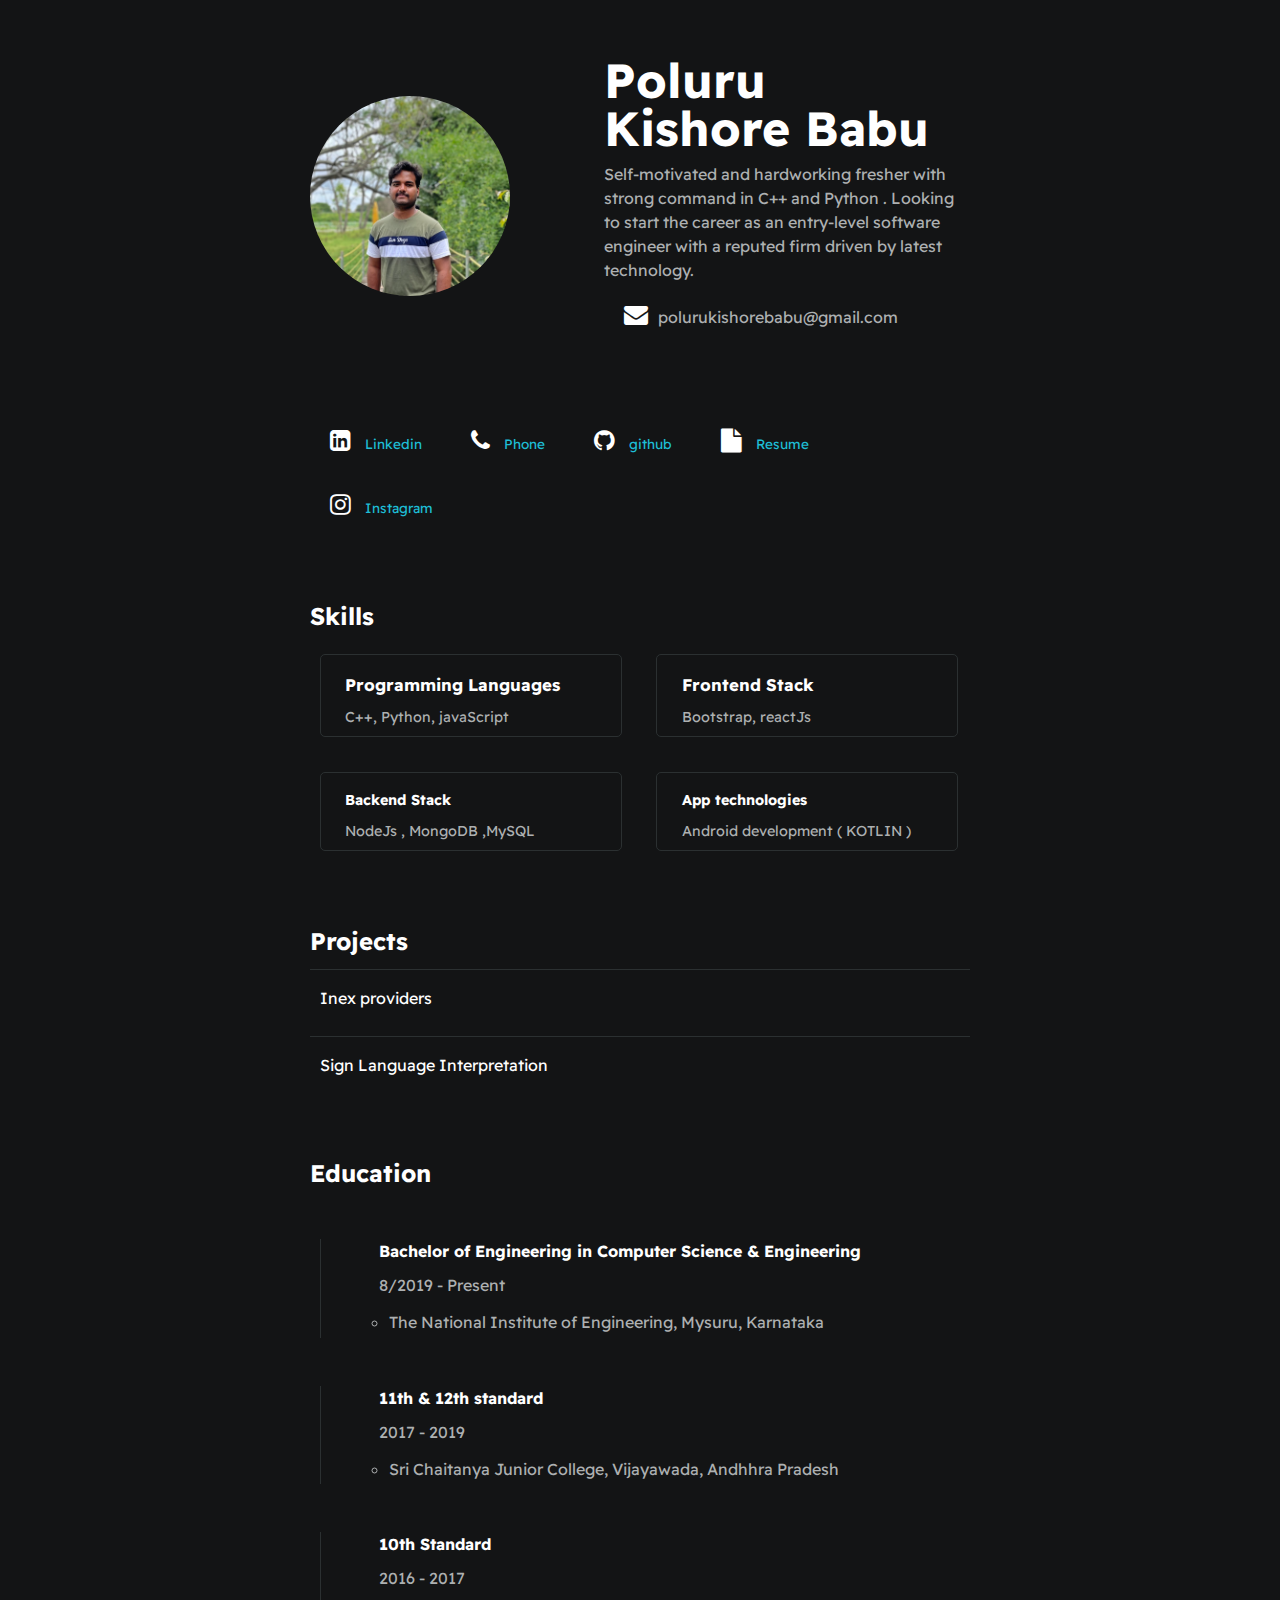
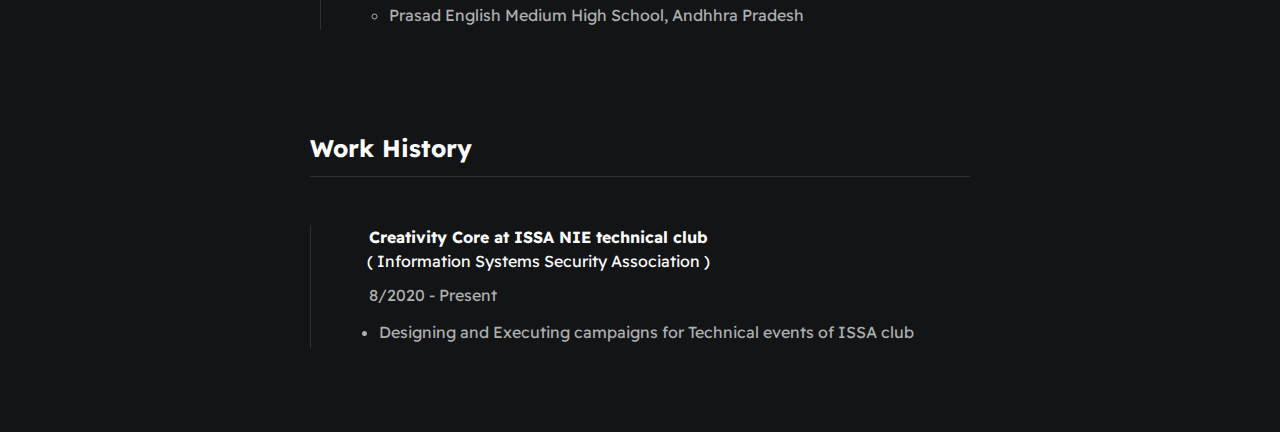
<file: index.html>
<!DOCTYPE html>
<html lang="en">

<head>
    <meta charset="UTF-8" />
    <meta http-equiv="X-UA-Compatible" content="IE=edge" />
    <meta name="viewport" content="width=device-width, initial-scale=1.0" />
    <title>Poluru Kishore Babu</title>
    <!-- CSS  -->
    <link rel="stylesheet" href="./styles/style.css" />
    <link rel="stylesheet" href="https://cdnjs.cloudflare.com/ajax/libs/font-awesome/4.7.0/css/font-awesome.min.css">
</head>

<body>
    <div id="container--main">
        <section id="wrapper--hero" class="section--page">
            <img src="./assets/images/Poluru Kishore Babu ( SIEMENS HEALTHINEERS).jpeg" alt="Profile image"
                id="profile-pic" />

            <div class="">
                <h1 id="user-name">Poluru Kishore Babu</h1>
                <p class="bio">Self-motivated and hardworking  fresher with strong command in C++ and Python . Looking to start the
                    career as an entry-level software engineer with a reputed firm driven by latest technology.
                </p>
                <p>
                    <span><i class="fa fa-envelope" style="font-size:24px"></i>polurukishorebabu@gmail.com</span>
                </p>
            </div>
        </section>

        <section class="section--page">
            <div id="social--links">
                <a href="https://www.linkedin.com/in/poluru-kishore-babu-18753a212" target="_blank">
                    <i class="fa fa-linkedin-square" style="font-size:24px"></i>
                    Linkedin
                </a>
                <a href="tel:+916301795078" target="_blank">
                    <i class="fa fa-phone" style="font-size:24px"></i>
                    Phone
                </a>
                <a href="https://github.com/kishorebabu15" target="_blank">
                    <i class="fa fa-github" style="font-size:24px"></i>
                    github
                </a>
                <a href="https://drive.google.com/file/d/16QP4GOvFUUv5lTVFfT69eLC1jjC4C90H/view?usp=sharing" target="_blank">
                    <i class="fa fa-file" style="font-size:24px"></i>
                    Resume
                </a>
                <a href="https://instagram.com/kishore_babu__?igshid=YmMyMTA2M2Y=" target="_blank">
                    <i class="fa fa-instagram" style="font-size:24px"></i>
                    Instagram
                </a>
            </div>
        </section>

        <section class="section--page">
            <h2>Skills</h2>
            <div id="wrapper--techstack__items">
                <div class="card--skills">
                    <h3>Programming Languages</h3>
                    <span>C++, Python, javaScript</span>
                </div>
                <div class="card--skills">
                    <h3>Frontend Stack</h3>
                    <span>Bootstrap, reactJs</span>
                </div>
                <div class="card--skills">
                    <h4>Backend Stack</h4>
                    <span>NodeJs , MongoDB ,MySQL</span>
                </div>
                <div class="card--skills">
                    <h4>App technologies</h4>
                    <span>Android development ( KOTLIN )</span>
                </div>
            </div>
        </section>


        <section class="section--page">
            <h2>Projects</h2>

            <div class="card--project">
                <a href="./inex_providers.html">Inex providers</a>
            </div>
            <div class="card--project">
                <a href="./sign_language_interpretation.html">Sign Language Interpretation</a>
            </div>

        </section>

        <section class="section--page">
            <h2>Education</h2>
            <ul id="Education--list">
                <div class="card--work-history">
                    <strong>Bachelor of Engineering in Computer
                        Science & Engineering</strong>
                    <p>8/2019 - Present</p>
                    <ul>
                        <li>
                            The National Institute of Engineering, Mysuru, Karnataka
                        </li>
                    </ul>
                </div>
                <div class="card--work-history">
                    <strong>11th & 12th standard</strong>
                    <p>2017 - 2019</p>
                    <ul>
                        <li>
                            Sri Chaitanya Junior College, Vijayawada, Andhhra Pradesh
                        </li>
                    </ul>
                </div>
                <div class="card--work-history">
                    <strong>10th Standard</strong>
                    <p>2016 - 2017</p>
                    <ul>
                        <li>
                            Prasad English Medium High School, Andhhra Pradesh
                        </li>
                    </ul>
                </div>
            </ul>
        </section>

        <section id="work-history-wrapper" class="section--page">
            <h2>Work History</h2>
            <div id="line-break"></div>
            <div class="card--work-history">
                <strong>Creativity Core at ISSA NIE technical club</strong>
                <br> &nbsp; ( Information Systems Security Association )
                <p>8/2020 - Present</p>
                <ul>
                    <li>
                        Designing and  Executing campaigns for Technical events of ISSA club
                    </li>
                </ul>
            </div>
        </section>

    </div>
</body>

</html>
</file>
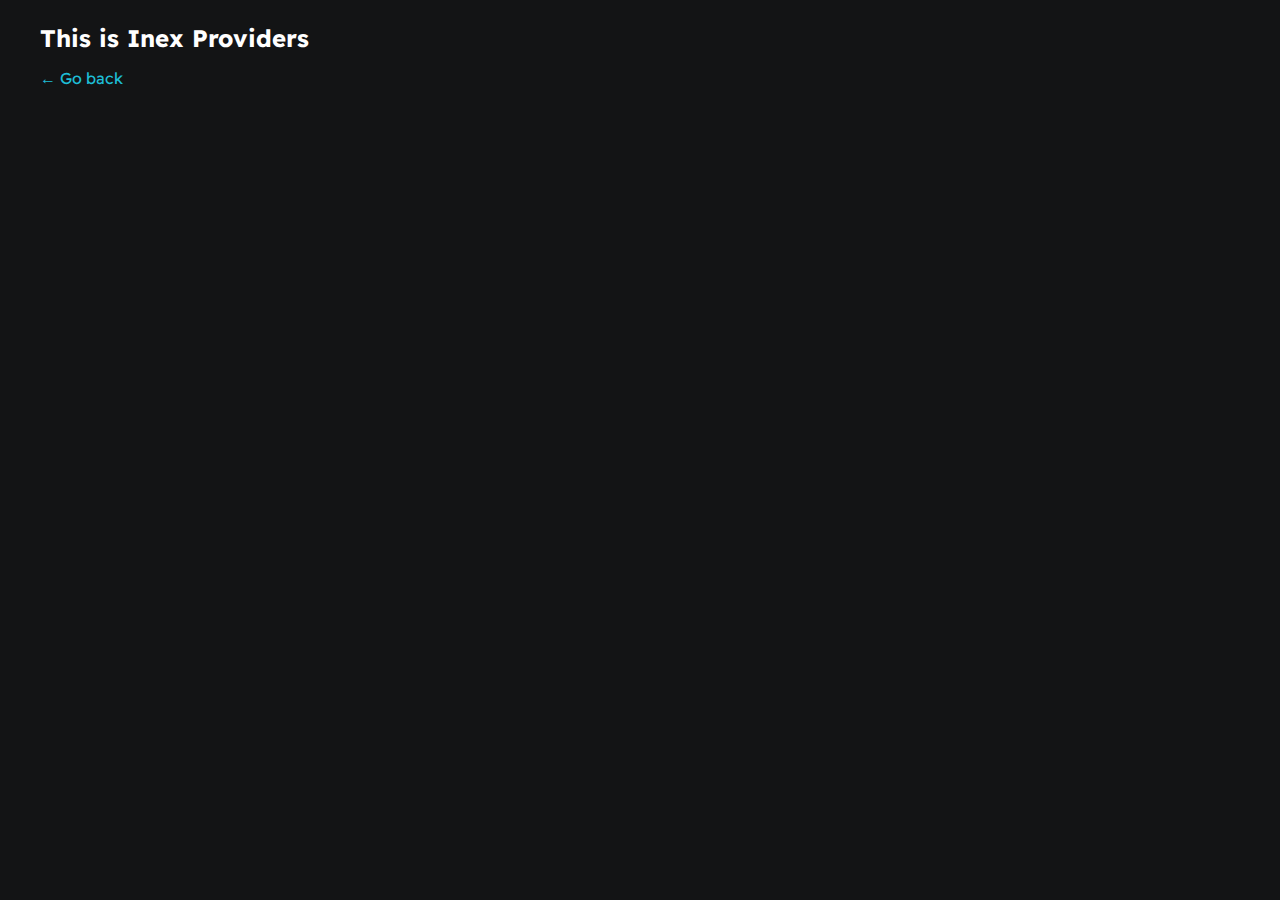
<file: inex_providers.html>
<!DOCTYPE html>
<html lang="en">
<head>
    <meta charset="UTF-8">
    <meta http-equiv="X-UA-Compatible" content="IE=edge">
    <meta name="viewport" content="width=device-width, initial-scale=1.0">
    <title>Document</title>
        <!-- CSS  -->
        <link rel="stylesheet" href="./styles/style.css" />
</head>
<body>
    <div class="container--main">
        <h2>This is Inex Providers</h2>
        <a href="./index.html"> &#x2190; Go back</a>
    </div>
    
</body>
</html>
</file>
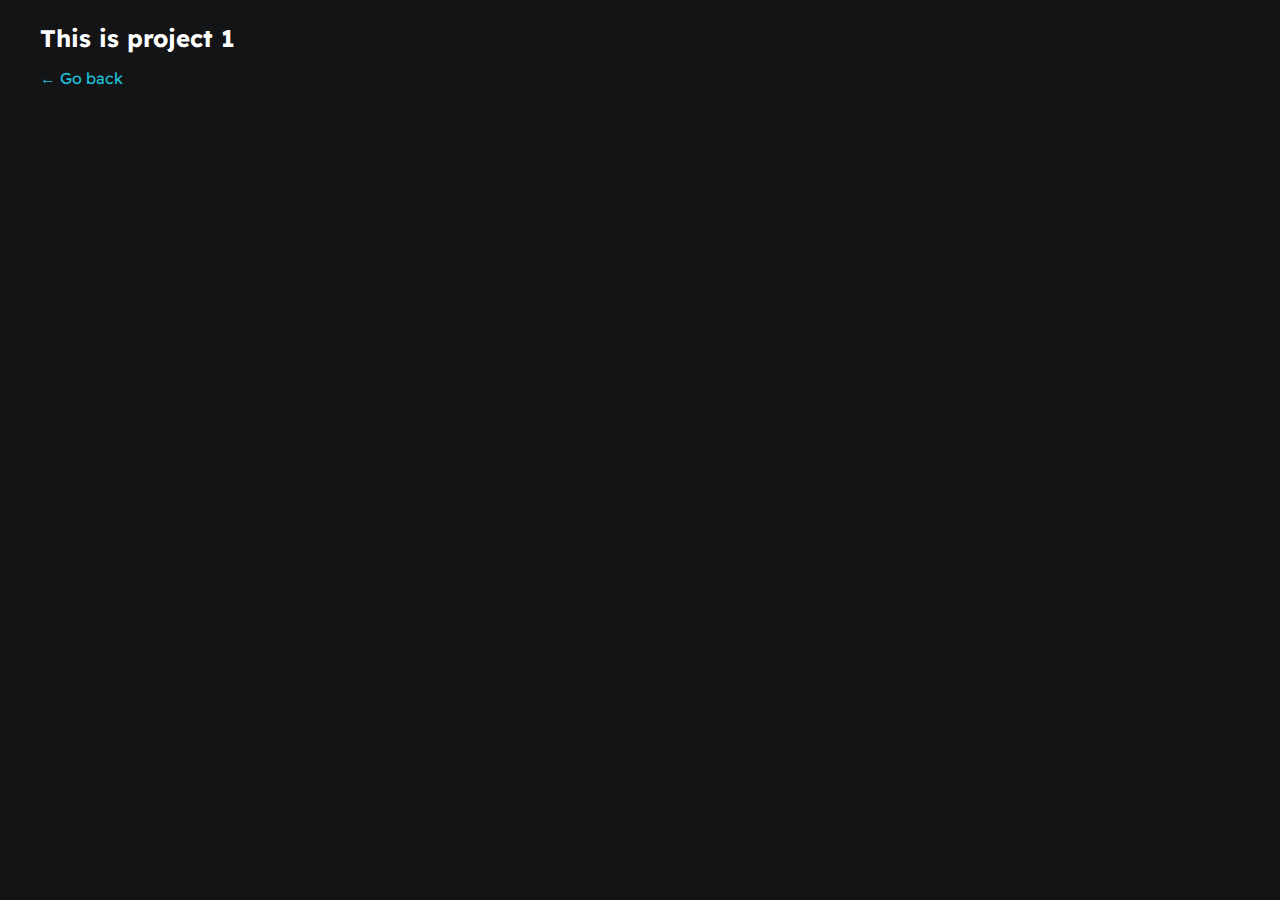
<file: project1.html>
<!DOCTYPE html>
<html lang="en">
<head>
    <meta charset="UTF-8">
    <meta http-equiv="X-UA-Compatible" content="IE=edge">
    <meta name="viewport" content="width=device-width, initial-scale=1.0">
    <title>Document</title>
        <!-- CSS  -->
        <link rel="stylesheet" href="./styles/style.css" />
</head>
<body>
    <div class="container--main">
        <h2>This is project 1</h2>
        <a href="./index.html"> &#x2190; Go back</a>
    </div>
    
</body>
</html>
</file>
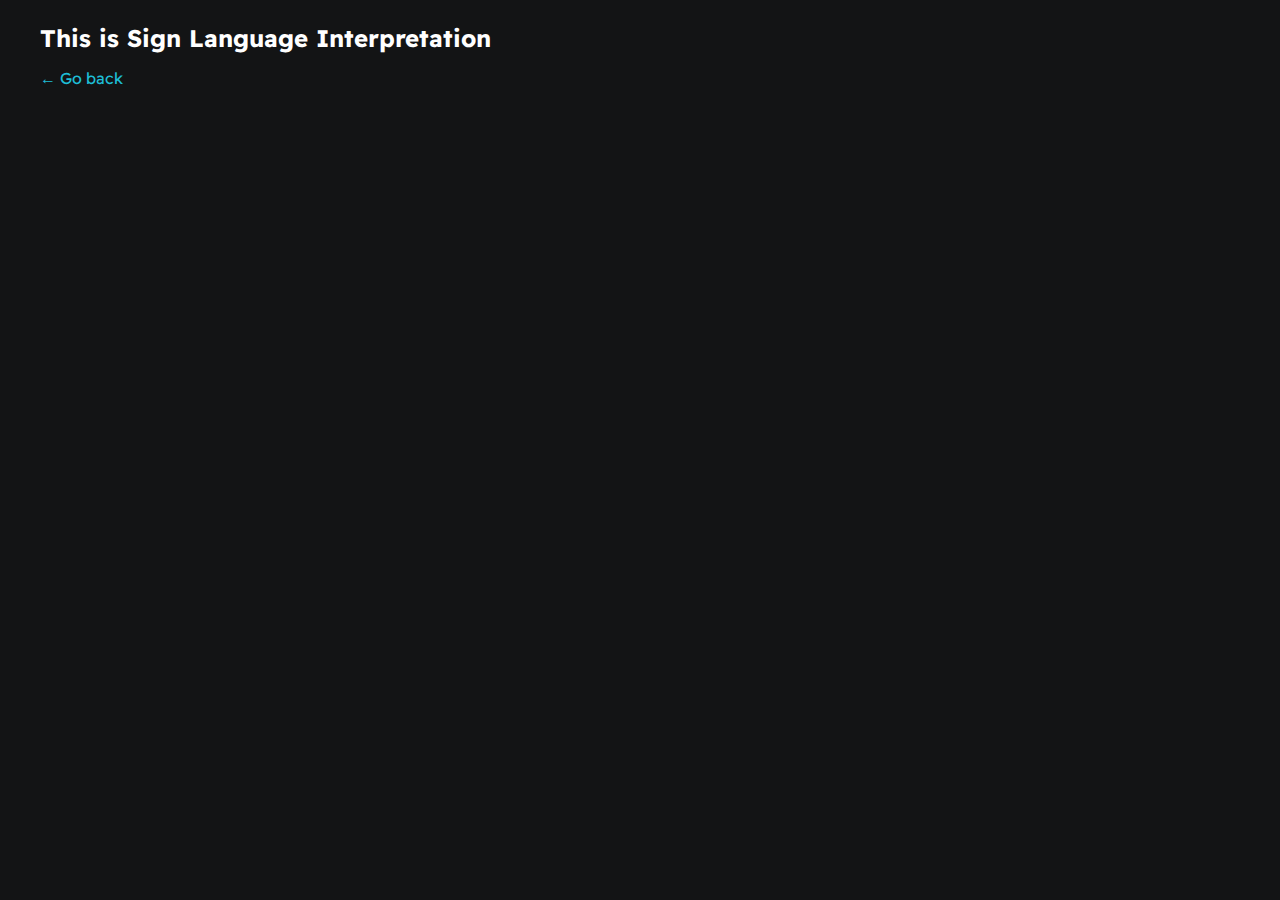
<file: sign_language_interpretation.html>
<!DOCTYPE html>
<html lang="en">
<head>
    <meta charset="UTF-8">
    <meta http-equiv="X-UA-Compatible" content="IE=edge">
    <meta name="viewport" content="width=device-width, initial-scale=1.0">
    <title>Document</title>
        <!-- CSS  -->
        <link rel="stylesheet" href="./styles/style.css" />
</head>
<body>
    <div class="container--main">
        <h2>This is Sign Language Interpretation</h2>
        <a href="./index.html"> &#x2190; Go back</a>
    </div>
    
</body>
</html>
</file>
<file: styles/style.css>
@import url('https://fonts.googleapis.com/css2?family=Readex+Pro:wght@300;400;500;600;700&display=swap');

:root{
    --mainTextColor-light:#000;
    --secondaryTextColor-light:rgb(51 51 51);
    --mainLinkColor-light:#0da2b8;
    --mainBorderColor-light:rgb(218, 218, 218);
    --mainBgColor-light:rgb(249, 250,251);

    --mainTextColor-dark:#fff;
    --secondaryTextColor-dark:#adb0b1;
    --mainLinkColor-dark:rgb(30, 190,214);
    --mainBorderColor-dark:#2b3031;
    --mainBgColor-dark:#131415;

    --mainTextColor:var(--mainTextColor-dark);
    --secondaryTextColor:var(--secondaryTextColor-dark);
    --mainLinkColor:var(--mainLinkColor-dark);
    --mainBorderColor:var(--mainBorderColor-dark);
    --mainBgColor:var(--mainBgColor-dark);

}

* {
    margin: 10px;
    padding: 0;
    font-family: 'Readex Pro';
    line-height: 1.5em;
    box-sizing: border-box;
    color: var(--mainTextColor);
}

body {
    background-color: var(--mainBgColor);
}

P,
span,
li {
    color: var(--secondaryTextColor);
    font-size: 1em;
}

a {
    text-decoration: none;
    color: var(--mainLinkColor);
    font-size: 500;
}

li {
    line-height: 1.9em;
}

#container--main {
    max-width: 700px;
    margin: 0 auto;
}

.section--page {
    padding-top: 1em;
    padding-bottom: 1em;
}

#wrapper--hero {
    display: flex;
    align-items: center;
    gap: 4em;
}

#user-name {
    font-size: 3em;
    line-height: 1em;
}

#bio,
a {
    font-weight: 300px;
}

#profile-pic {
    width: 200px;
    border-radius: 100px;
    object-fit: cover;
}

#email {
    color: var(--mainTextColor);
}

#social--links {
    display: flex;
    justify-content: flex-start;
    column-gap: 1em;
    flex-wrap: wrap;
}

#social--links a {
    font-size: 0.85em;
    padding-right: 3px;
}

#social--links a:hover {
    color: #fff;
    background-color: var(--mainLinkColor);
    border-radius: 5px;
}

#Education--list {
    list-style: none;
}


#wrapper--techstack__items {
    display: flex;
    flex-wrap:wrap;
    gap:1em;
    font-size: 0.9em;
}

.card--skills {
    border: 1px solid var(--mainBorderColor);
    padding:0.5em 1em;
    border-radius: 5px;
    width: 302px;
    align-items: center;
}

.card--work-history {
    border-left: 1px solid var(--mainBorderColor);
    margin-top: 3em;
    margin-bottom: 3em;
    padding-left: 3em;
}

#line-break {
    background-color: var(--mainBorderColor);
    height: 1px;
}

.card--project {
    padding-top:1em;
    padding-bottom:1em;
    border-top:1px solid var(--mainBorderColor);
}

.card--project a {
    color: var(--mainTextColor);
    transition: .3s;
}

.card--project a:hover {
    color: var(--mainLinkColor);
}

@media(max-width:600px) {
    #wrapper--hero{
        flex-direction: column;
        gap:1em;
    }

    #profile-pic {
        width: 200px;
        height: 200px;
    }


    .section--page {
        padding-top: 1em;
        padding-bottom: 1em;
    }

    .card--work-history {
        border-left: none;
        padding-left:0;
    }
}
</file>
